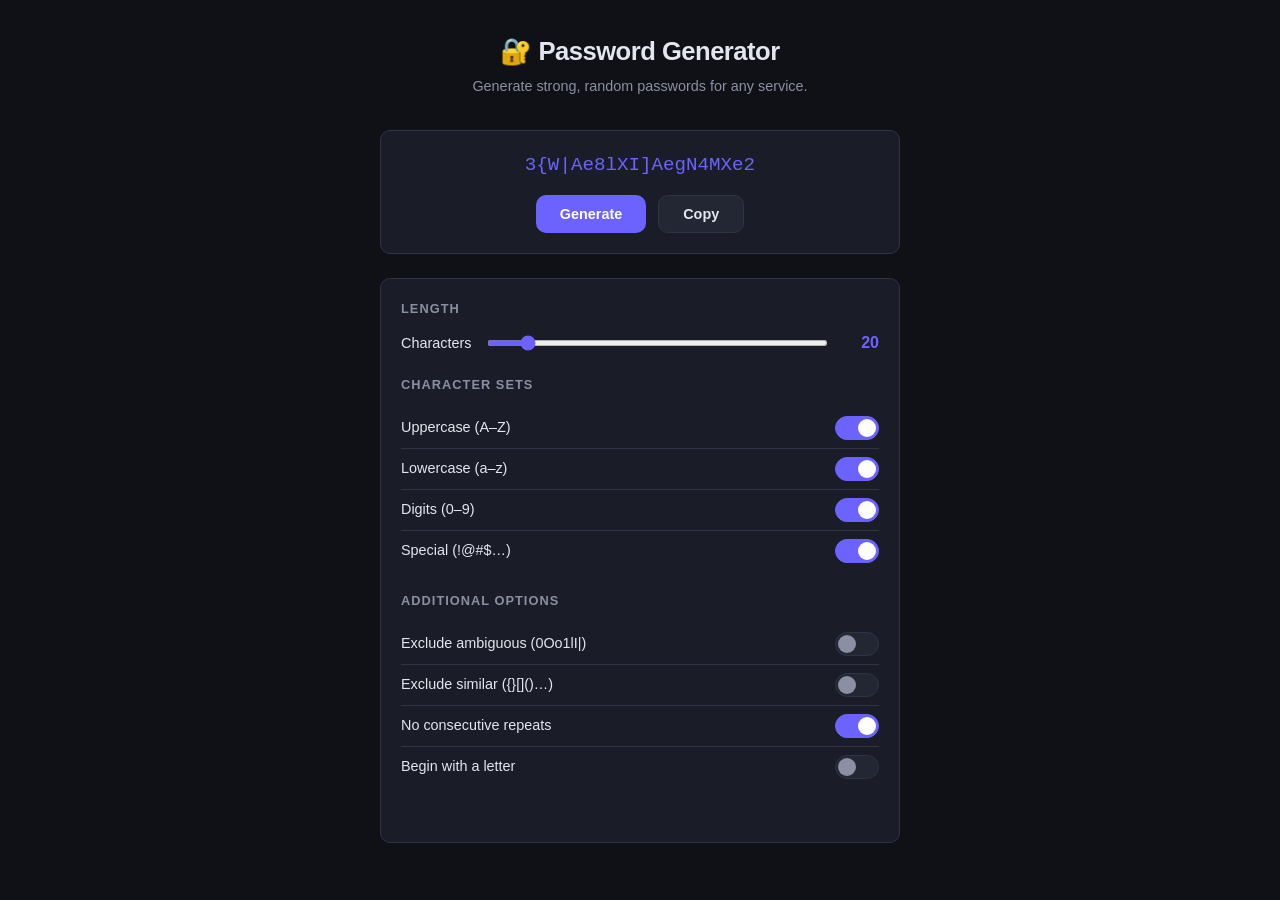
<file: index.html>
<!DOCTYPE html>
<html lang="en">
<head>
  <meta charset="UTF-8" />
  <meta name="viewport" content="width=device-width, initial-scale=1.0" />
  <title>Password Generator</title>
  <link rel="stylesheet" href="style.css" />
</head>
<body>
  <div class="app">
    <header>
      <h1>🔐 Password Generator</h1>
      <p>Generate strong, random passwords for any service.</p>
    </header>

    <!-- Output -->
    <div class="output-area">
      <div id="password-output" aria-live="polite"></div>
      <div class="output-actions">
        <button id="generate-btn" class="btn btn-primary">Generate</button>
        <button id="copy-btn" class="btn btn-secondary" disabled>Copy</button>
      </div>
    </div>

    <!-- Controls -->
    <div class="controls">

      <!-- Length -->
      <h2>Length</h2>
      <div class="length-control">
        <label for="length-slider">Characters</label>
        <input type="range" id="length-slider" min="8" max="128" value="20" />
        <span id="length-value">20</span>
      </div>

      <!-- Character Sets -->
      <h2>Character Sets</h2>

      <div class="toggle-row">
        <label for="include-uppercase">Uppercase (A–Z)</label>
        <div class="switch">
          <input type="checkbox" id="include-uppercase" checked />
          <span class="slider"></span>
        </div>
      </div>

      <div class="toggle-row">
        <label for="include-lowercase">Lowercase (a–z)</label>
        <div class="switch">
          <input type="checkbox" id="include-lowercase" checked />
          <span class="slider"></span>
        </div>
      </div>

      <div class="toggle-row">
        <label for="include-digits">Digits (0–9)</label>
        <div class="switch">
          <input type="checkbox" id="include-digits" checked />
          <span class="slider"></span>
        </div>
      </div>

      <div class="toggle-row">
        <label for="include-special">Special (!@#$…)</label>
        <div class="switch">
          <input type="checkbox" id="include-special" checked />
          <span class="slider"></span>
        </div>
      </div>

      <!-- Additional Options -->
      <h2>Additional Options</h2>

      <div class="toggle-row">
        <label for="exclude-ambiguous">Exclude ambiguous (0Oo1lI|)</label>
        <div class="switch">
          <input type="checkbox" id="exclude-ambiguous" />
          <span class="slider"></span>
        </div>
      </div>

      <div class="toggle-row">
        <label for="exclude-similar">Exclude similar ({}[]()…)</label>
        <div class="switch">
          <input type="checkbox" id="exclude-similar" />
          <span class="slider"></span>
        </div>
      </div>

      <div class="toggle-row">
        <label for="no-consecutive-repeats">No consecutive repeats</label>
        <div class="switch">
          <input type="checkbox" id="no-consecutive-repeats" checked />
          <span class="slider"></span>
        </div>
      </div>

      <div class="toggle-row">
        <label for="begin-with-letter">Begin with a letter</label>
        <div class="switch">
          <input type="checkbox" id="begin-with-letter" />
          <span class="slider"></span>
        </div>
      </div>

      <div id="error-msg" role="alert"></div>
    </div>
  </div>

  <script src="app.js"></script>
</body>
</html>
</file>
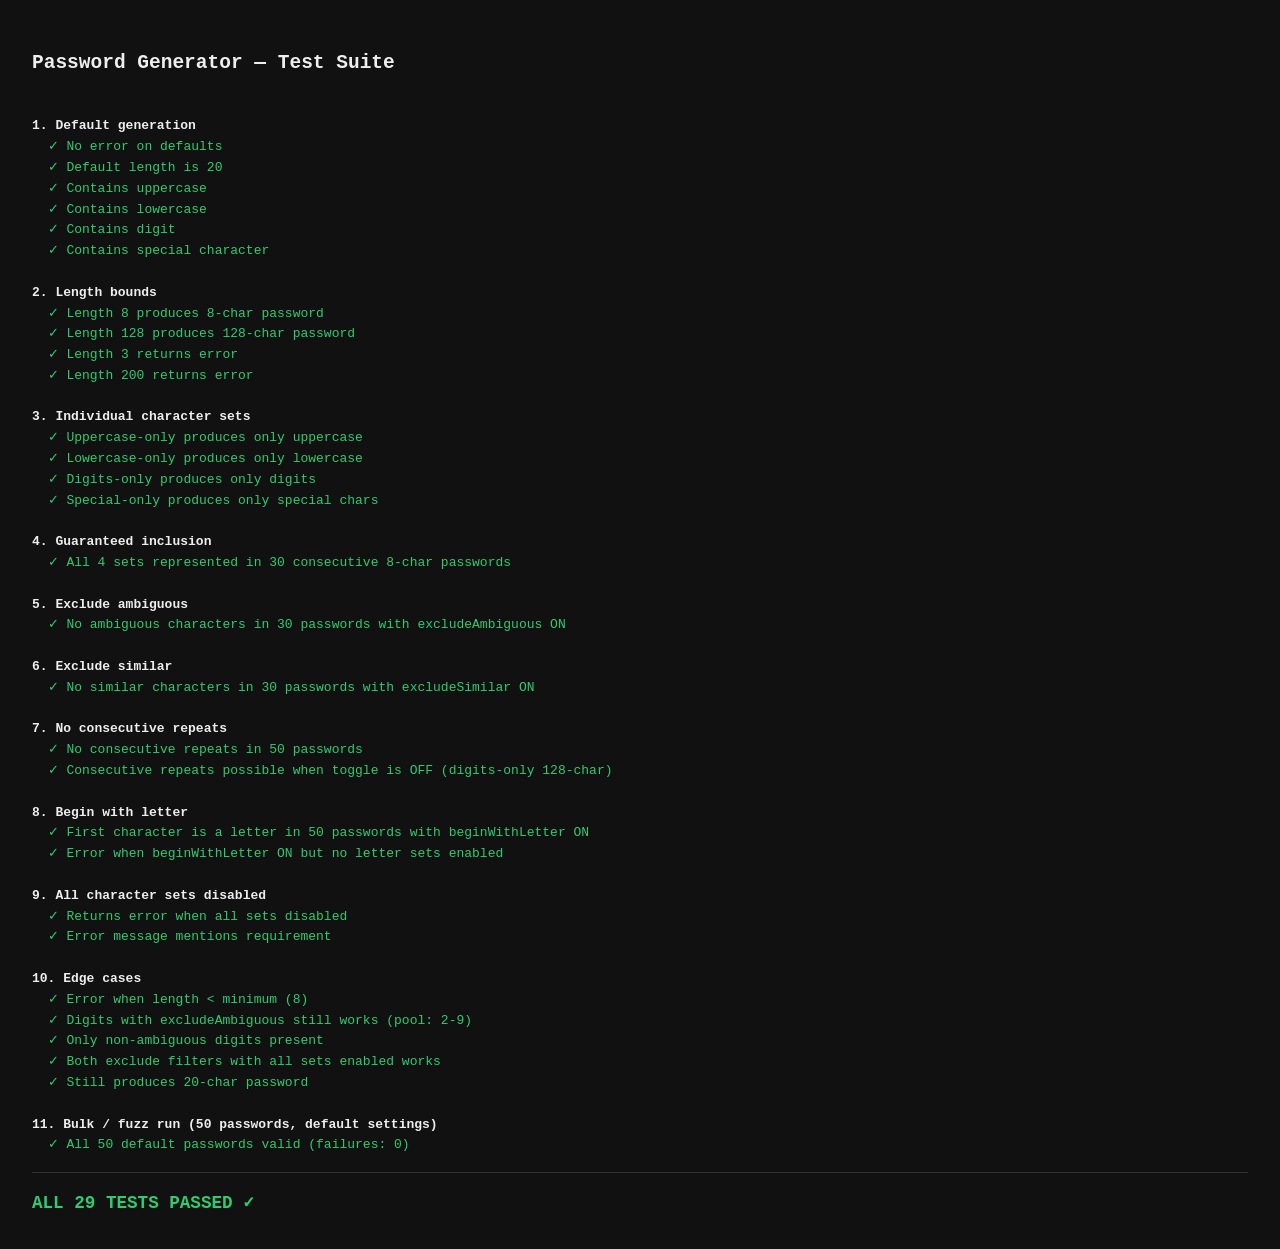
<file: tests.html>
<!DOCTYPE html>
<html lang="en">
<head>
  <meta charset="UTF-8" />
  <title>Password Generator — Tests</title>
  <style>
    body { font-family: monospace; background: #111; color: #eee; padding: 1.5rem; line-height: 1.6; }
    .pass { color: #2ecc71; }
    .fail { color: #e74c3c; }
    #summary { margin-top: 1rem; font-size: 1.1rem; font-weight: bold; border-top: 1px solid #333; padding-top: 1rem; }
  </style>
</head>
<body>
<h2>Password Generator — Test Suite</h2>
<pre id="log"></pre>
<div id="summary"></div>
<script src="app.js"></script>
<script>
/* ============================================================
   Lightweight test runner — zero dependencies
   ============================================================ */

const logEl = document.getElementById('log');
const summaryEl = document.getElementById('summary');
let passed = 0;
let failed = 0;

function assert(condition, message) {
  if (condition) {
    passed++;
    logEl.innerHTML += `<span class="pass">  ✓ ${message}</span>\n`;
  } else {
    failed++;
    logEl.innerHTML += `<span class="fail">  ✗ ${message}</span>\n`;
  }
}

function section(name) {
  logEl.innerHTML += `\n<strong>${name}</strong>\n`;
}

// ---- Tests ----

section('1. Default generation');
(() => {
  const r = generatePassword();
  assert(!r.error, 'No error on defaults');
  assert(r.password.length === 20, 'Default length is 20');
  assert(/[A-Z]/.test(r.password), 'Contains uppercase');
  assert(/[a-z]/.test(r.password), 'Contains lowercase');
  assert(/[0-9]/.test(r.password), 'Contains digit');
  assert(/[^a-zA-Z0-9]/.test(r.password), 'Contains special character');
})();

section('2. Length bounds');
(() => {
  const r8 = generatePassword({ length: 8 });
  assert(!r8.error && r8.password.length === 8, 'Length 8 produces 8-char password');

  const r128 = generatePassword({ length: 128 });
  assert(!r128.error && r128.password.length === 128, 'Length 128 produces 128-char password');

  const rLow = generatePassword({ length: 3 });
  assert(!!rLow.error, 'Length 3 returns error');

  const rHigh = generatePassword({ length: 200 });
  assert(!!rHigh.error, 'Length 200 returns error');
})();

section('3. Individual character sets');
(() => {
  const rUpper = generatePassword({ includeLowercase: false, includeDigits: false, includeSpecial: false });
  assert(!rUpper.error && /^[A-Z]+$/.test(rUpper.password), 'Uppercase-only produces only uppercase');

  const rLower = generatePassword({ includeUppercase: false, includeDigits: false, includeSpecial: false });
  assert(!rLower.error && /^[a-z]+$/.test(rLower.password), 'Lowercase-only produces only lowercase');

  const rDigits = generatePassword({ includeUppercase: false, includeLowercase: false, includeSpecial: false });
  assert(!rDigits.error && /^[0-9]+$/.test(rDigits.password), 'Digits-only produces only digits');

  const rSpecial = generatePassword({ includeUppercase: false, includeLowercase: false, includeDigits: false });
  assert(!rSpecial.error && /^[^a-zA-Z0-9]+$/.test(rSpecial.password), 'Special-only produces only special chars');
})();

section('4. Guaranteed inclusion');
(() => {
  // Run multiple times to be confident
  let allGood = true;
  for (let i = 0; i < 30; i++) {
    const r = generatePassword({ length: 8 });
    if (r.error) { allGood = false; break; }
    if (!/[A-Z]/.test(r.password)) { allGood = false; break; }
    if (!/[a-z]/.test(r.password)) { allGood = false; break; }
    if (!/[0-9]/.test(r.password)) { allGood = false; break; }
    if (!/[^a-zA-Z0-9]/.test(r.password)) { allGood = false; break; }
  }
  assert(allGood, 'All 4 sets represented in 30 consecutive 8-char passwords');
})();

section('5. Exclude ambiguous');
(() => {
  const ambiguous = '0OolI1|';
  let clean = true;
  for (let i = 0; i < 30; i++) {
    const r = generatePassword({ excludeAmbiguous: true });
    if (r.error) { clean = false; break; }
    for (const ch of ambiguous) {
      if (r.password.includes(ch)) { clean = false; break; }
    }
    if (!clean) break;
  }
  assert(clean, 'No ambiguous characters in 30 passwords with excludeAmbiguous ON');
})();

section('6. Exclude similar');
(() => {
  const similar = "{}[]()/<>\\'\"`~,;:.";
  let clean = true;
  for (let i = 0; i < 30; i++) {
    const r = generatePassword({ excludeSimilar: true });
    if (r.error) { clean = false; break; }
    for (const ch of similar) {
      if (r.password.includes(ch)) { clean = false; break; }
    }
    if (!clean) break;
  }
  assert(clean, 'No similar characters in 30 passwords with excludeSimilar ON');
})();

section('7. No consecutive repeats');
(() => {
  let good = true;
  for (let i = 0; i < 50; i++) {
    const r = generatePassword({ noConsecutiveRepeats: true });
    if (r.error) { good = false; break; }
    if (/(.)\1/.test(r.password)) { good = false; break; }
  }
  assert(good, 'No consecutive repeats in 50 passwords');

  // Verify repeats CAN happen when toggle is off (probabilistic — use small pool)
  let foundRepeat = false;
  for (let i = 0; i < 200; i++) {
    const r = generatePassword({
      length: 128,
      noConsecutiveRepeats: false,
      includeUppercase: false,
      includeLowercase: false,
      includeSpecial: false,
    }); // digits only — 10 chars, long password
    if (r.password && /(.)\1/.test(r.password)) { foundRepeat = true; break; }
  }
  assert(foundRepeat, 'Consecutive repeats possible when toggle is OFF (digits-only 128-char)');
})();

section('8. Begin with letter');
(() => {
  let good = true;
  for (let i = 0; i < 50; i++) {
    const r = generatePassword({ beginWithLetter: true });
    if (r.error) { good = false; break; }
    if (!/^[a-zA-Z]/.test(r.password)) { good = false; break; }
  }
  assert(good, 'First character is a letter in 50 passwords with beginWithLetter ON');

  // Error when no letter sets are enabled
  const rErr = generatePassword({
    beginWithLetter: true,
    includeUppercase: false,
    includeLowercase: false,
  });
  assert(!!rErr.error, 'Error when beginWithLetter ON but no letter sets enabled');
})();

section('9. All character sets disabled');
(() => {
  const r = generatePassword({
    includeUppercase: false,
    includeLowercase: false,
    includeDigits: false,
    includeSpecial: false,
  });
  assert(!!r.error, 'Returns error when all sets disabled');
  assert(r.error.includes('At least one'), 'Error message mentions requirement');
})();

section('10. Edge cases');
(() => {
  // Length too short for 4 guaranteed chars
  const r = generatePassword({ length: 3 });
  assert(!!r.error, 'Error when length < minimum (8)');

  // Exclude ambiguous with digits only — pool becomes very small
  const r2 = generatePassword({
    includeUppercase: false,
    includeLowercase: false,
    includeSpecial: false,
    excludeAmbiguous: true,
  });
  assert(!r2.error, 'Digits with excludeAmbiguous still works (pool: 2-9)');
  assert(/^[2-9]+$/.test(r2.password), 'Only non-ambiguous digits present');

  // Both exclude filters with all sets
  const r3 = generatePassword({ excludeAmbiguous: true, excludeSimilar: true });
  assert(!r3.error, 'Both exclude filters with all sets enabled works');
  assert(r3.password.length === 20, 'Still produces 20-char password');
})();

section('11. Bulk / fuzz run (50 passwords, default settings)');
(() => {
  let failures = 0;
  for (let i = 0; i < 50; i++) {
    const r = generatePassword();
    if (r.error) { failures++; continue; }
    if (r.password.length !== 20) failures++;
    if (!/[A-Z]/.test(r.password)) failures++;
    if (!/[a-z]/.test(r.password)) failures++;
    if (!/[0-9]/.test(r.password)) failures++;
    if (!/[^a-zA-Z0-9]/.test(r.password)) failures++;
    if (/(.)\1/.test(r.password)) failures++;
  }
  assert(failures === 0, `All 50 default passwords valid (failures: ${failures})`);
})();

// ---- Summary ----

const total = passed + failed;
summaryEl.innerHTML = failed === 0
  ? `<span class="pass">ALL ${total} TESTS PASSED ✓</span>`
  : `<span class="fail">${failed} of ${total} TESTS FAILED</span>`;

document.title = failed === 0 ? `✓ Tests Passed (${total})` : `✗ ${failed} Failed`;
</script>
</body>
</html>
</file>
<file: style.css>
/* ============================================================
   Password Generator — style.css
   Responsive, clean UI. Zero external dependencies.
   ============================================================ */

/* ---- Reset & base ---- */

*,
*::before,
*::after {
  box-sizing: border-box;
  margin: 0;
  padding: 0;
}

:root {
  --clr-bg: #0f1117;
  --clr-surface: #1a1d27;
  --clr-surface-alt: #232733;
  --clr-border: #2e3345;
  --clr-text: #e4e6ef;
  --clr-text-dim: #8b8fa3;
  --clr-accent: #6c63ff;
  --clr-accent-hover: #857eff;
  --clr-danger: #f44;
  --clr-success: #2ecc71;
  --radius: 10px;
  --transition: 0.2s ease;
}

body {
  font-family: -apple-system, BlinkMacSystemFont, 'Segoe UI', Roboto, Helvetica, Arial, sans-serif;
  background: var(--clr-bg);
  color: var(--clr-text);
  min-height: 100vh;
  display: flex;
  justify-content: center;
  align-items: flex-start;
  padding: 2rem 1rem;
  line-height: 1.5;
}

/* ---- Layout ---- */

.app {
  width: 100%;
  max-width: 520px;
}

header {
  text-align: center;
  margin-bottom: 2rem;
}

header h1 {
  font-size: 1.6rem;
  font-weight: 700;
  letter-spacing: -0.02em;
}

header p {
  color: var(--clr-text-dim);
  font-size: 0.9rem;
  margin-top: 0.35rem;
}

/* ---- Output area ---- */

.output-area {
  background: var(--clr-surface);
  border: 1px solid var(--clr-border);
  border-radius: var(--radius);
  padding: 1.25rem;
  margin-bottom: 1.5rem;
  text-align: center;
}

#password-output {
  font-family: 'Courier New', Courier, monospace;
  font-size: 1.2rem;
  word-break: break-all;
  min-height: 1.8rem;
  color: var(--clr-accent);
  margin-bottom: 1rem;
  user-select: all;
}

.output-actions {
  display: flex;
  gap: 0.75rem;
  justify-content: center;
}

/* ---- Buttons ---- */

.btn {
  border: none;
  border-radius: var(--radius);
  cursor: pointer;
  font-size: 0.9rem;
  font-weight: 600;
  padding: 0.6rem 1.5rem;
  transition: background var(--transition), transform var(--transition);
}

.btn:active {
  transform: scale(0.97);
}

.btn-primary {
  background: var(--clr-accent);
  color: #fff;
}

.btn-primary:hover {
  background: var(--clr-accent-hover);
}

.btn-secondary {
  background: var(--clr-surface-alt);
  color: var(--clr-text);
  border: 1px solid var(--clr-border);
}

.btn-secondary:hover {
  background: var(--clr-border);
}

.btn-secondary:disabled {
  opacity: 0.4;
  cursor: not-allowed;
}

.btn-secondary.copied {
  background: var(--clr-success);
  color: #fff;
  border-color: var(--clr-success);
}

/* ---- Controls panel ---- */

.controls {
  background: var(--clr-surface);
  border: 1px solid var(--clr-border);
  border-radius: var(--radius);
  padding: 1.25rem;
}

.controls h2 {
  font-size: 0.8rem;
  font-weight: 600;
  text-transform: uppercase;
  letter-spacing: 0.08em;
  color: var(--clr-text-dim);
  margin-bottom: 0.85rem;
}

.controls h2:not(:first-child) {
  margin-top: 1.25rem;
}

/* ---- Length slider ---- */

.length-control {
  display: flex;
  align-items: center;
  gap: 1rem;
  margin-bottom: 1.25rem;
}

.length-control label {
  font-size: 0.9rem;
  white-space: nowrap;
}

.length-control input[type='range'] {
  flex: 1;
  accent-color: var(--clr-accent);
  height: 6px;
}

#length-value {
  font-weight: 700;
  font-size: 1rem;
  min-width: 2.2rem;
  text-align: right;
  color: var(--clr-accent);
}

/* ---- Toggle switch ---- */

.toggle-row {
  display: flex;
  align-items: center;
  justify-content: space-between;
  padding: 0.5rem 0;
}

.toggle-row + .toggle-row {
  border-top: 1px solid var(--clr-border);
}

.toggle-row label {
  font-size: 0.9rem;
  cursor: pointer;
  flex: 1;
}

.switch {
  position: relative;
  width: 44px;
  height: 24px;
  flex-shrink: 0;
}

.switch input {
  opacity: 0;
  width: 0;
  height: 0;
}

.switch .slider {
  position: absolute;
  inset: 0;
  background: var(--clr-surface-alt);
  border: 1px solid var(--clr-border);
  border-radius: 24px;
  transition: background var(--transition), border-color var(--transition);
  cursor: pointer;
}

.switch .slider::before {
  content: '';
  position: absolute;
  width: 18px;
  height: 18px;
  left: 2px;
  top: 2px;
  background: var(--clr-text-dim);
  border-radius: 50%;
  transition: transform var(--transition), background var(--transition);
}

.switch input:checked + .slider {
  background: var(--clr-accent);
  border-color: var(--clr-accent);
}

.switch input:checked + .slider::before {
  transform: translateX(20px);
  background: #fff;
}

.switch input:focus-visible + .slider {
  outline: 2px solid var(--clr-accent-hover);
  outline-offset: 2px;
}

/* ---- Error message ---- */

#error-msg {
  color: var(--clr-danger);
  font-size: 0.85rem;
  text-align: center;
  margin-top: 1rem;
  min-height: 1.2rem;
  opacity: 0;
  transition: opacity var(--transition);
}

#error-msg.visible {
  opacity: 1;
}

/* ---- Responsive ---- */

@media (max-width: 480px) {
  body {
    padding: 1rem 0.5rem;
  }

  header h1 {
    font-size: 1.3rem;
  }

  #password-output {
    font-size: 1rem;
  }

  .btn {
    padding: 0.55rem 1rem;
    font-size: 0.85rem;
  }
}
</file>
